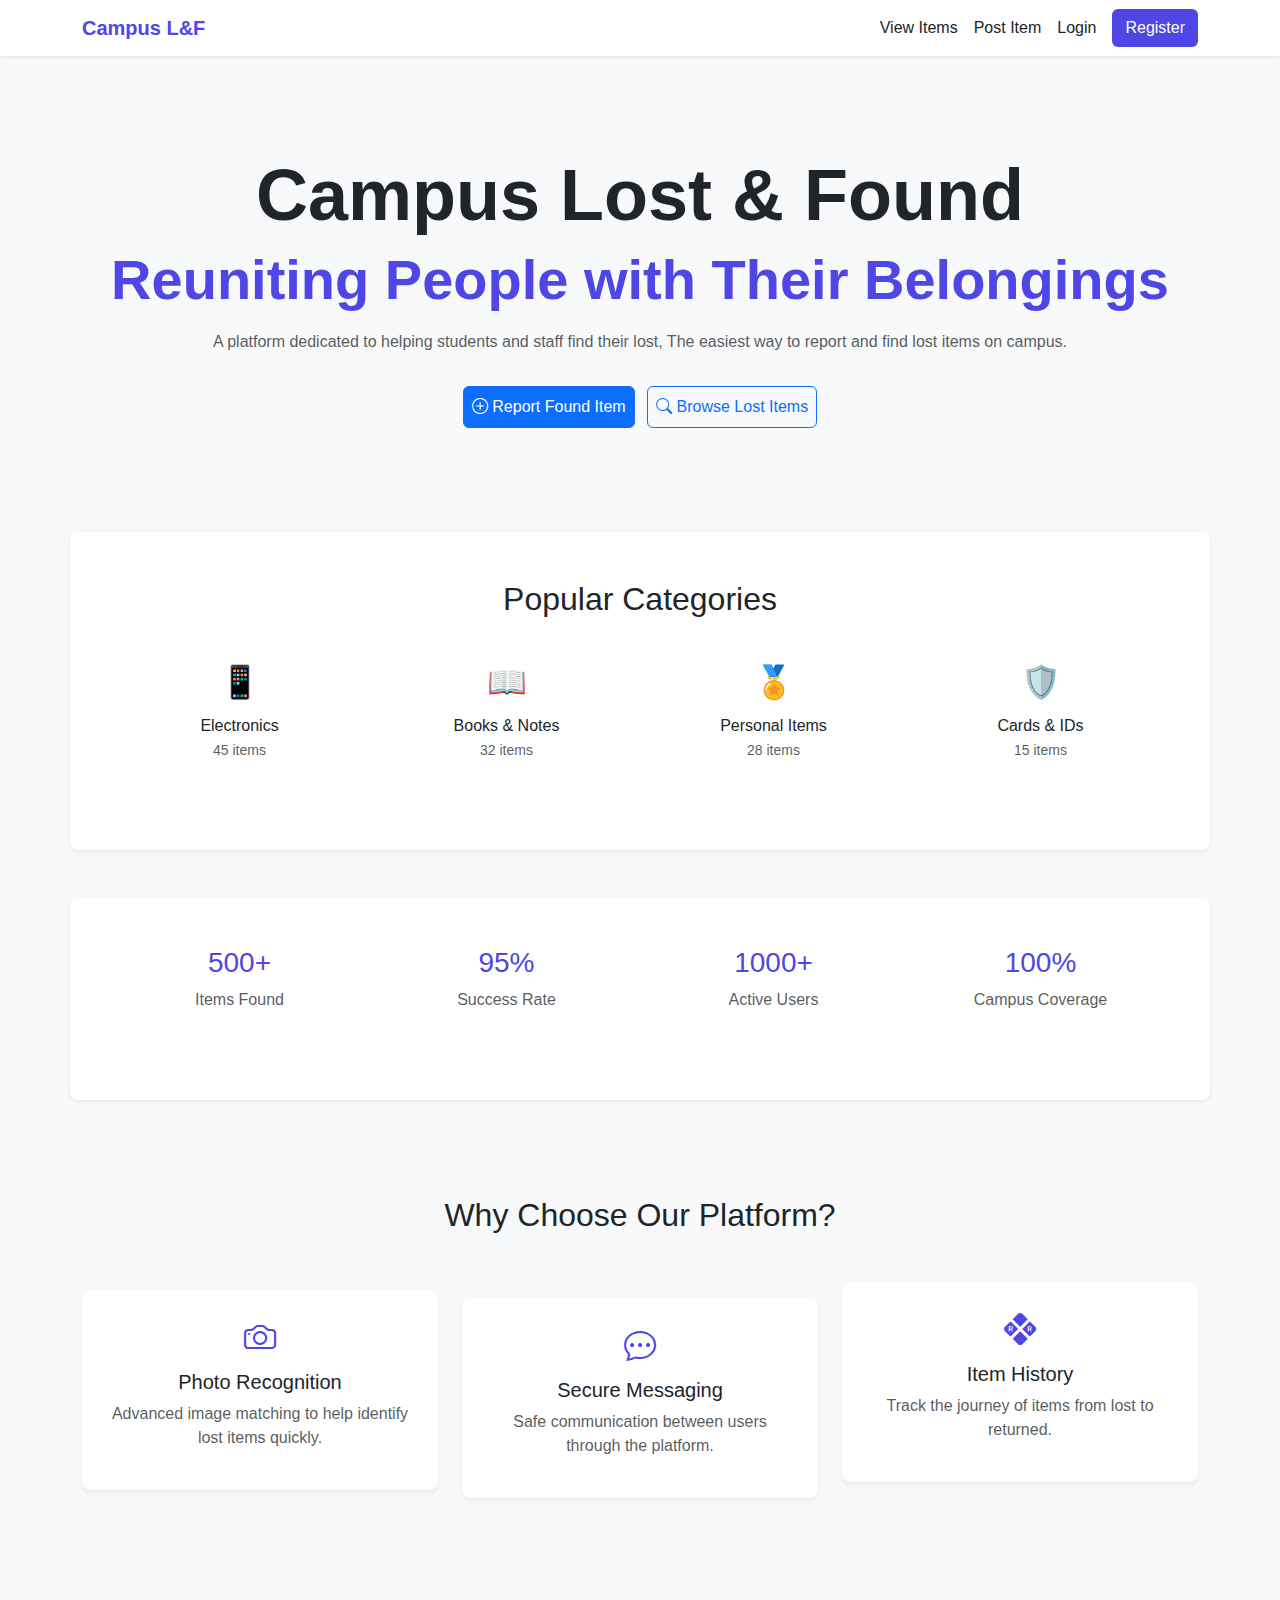
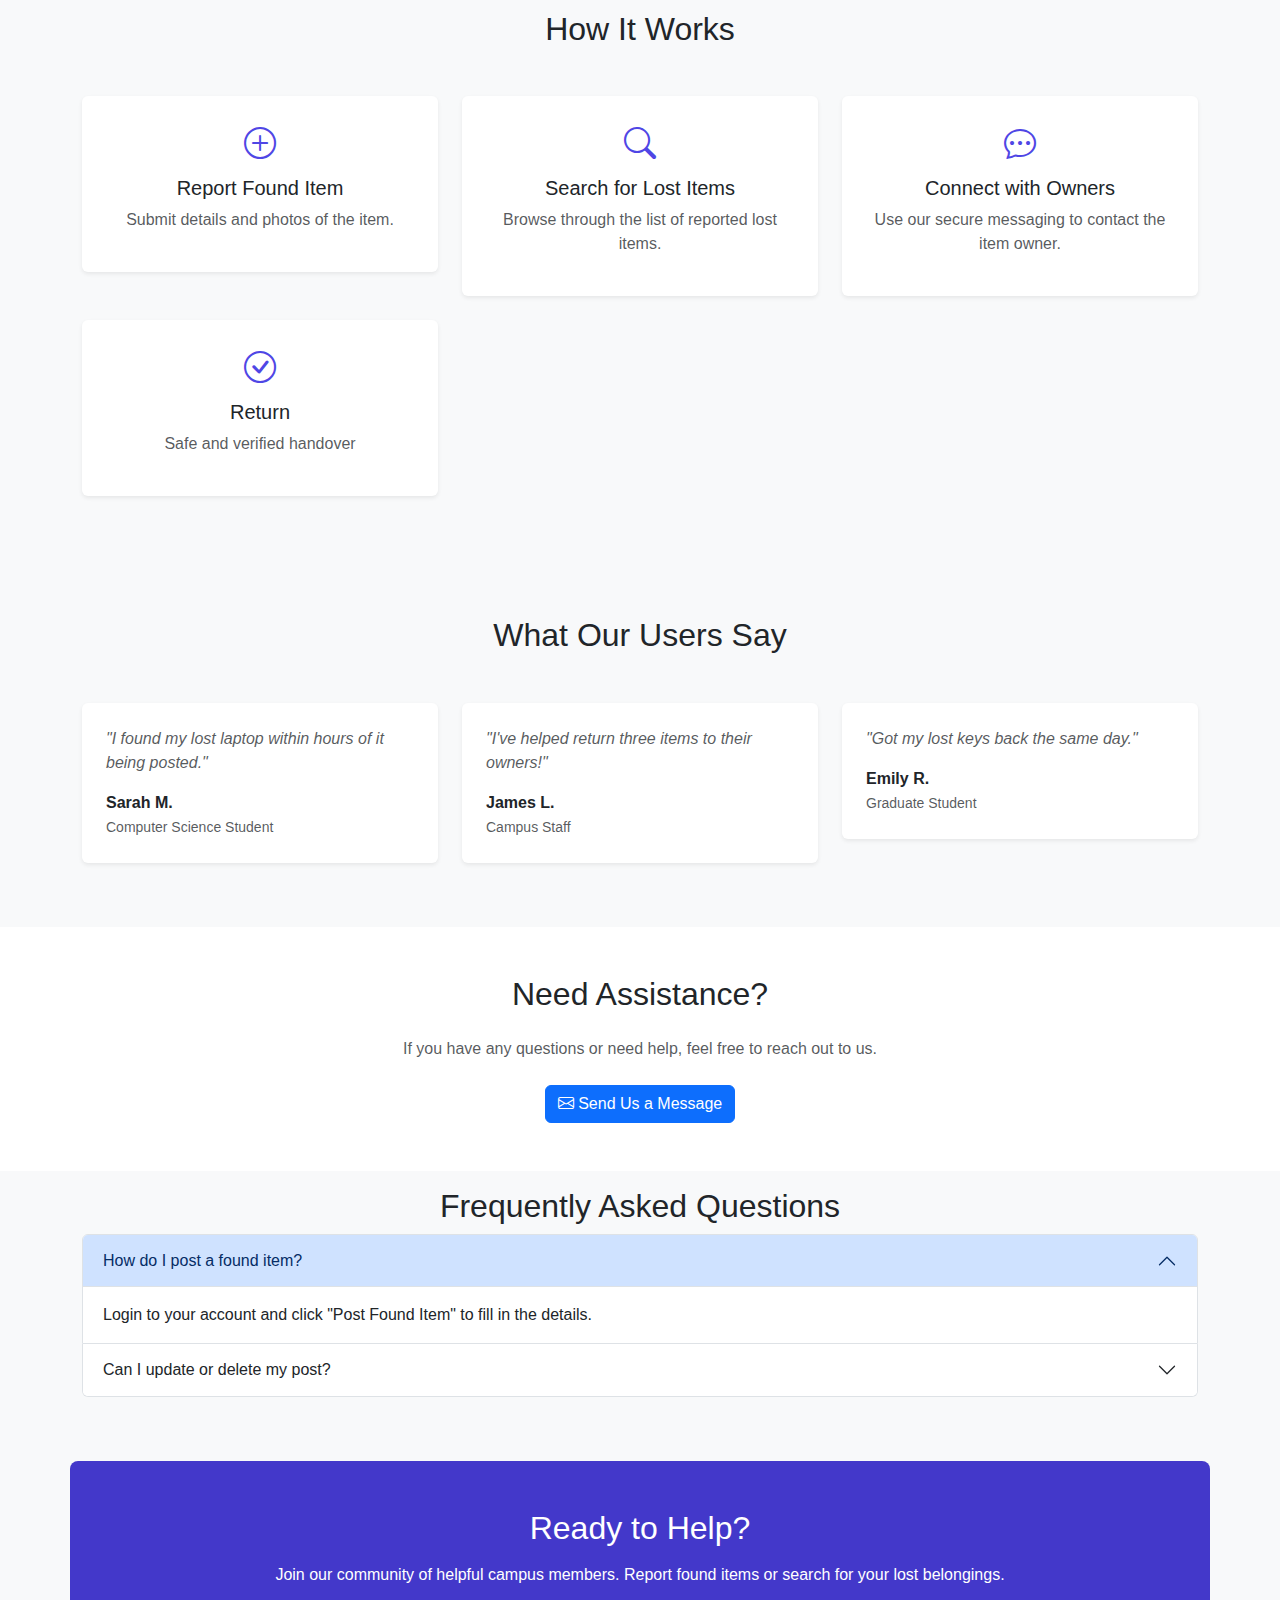
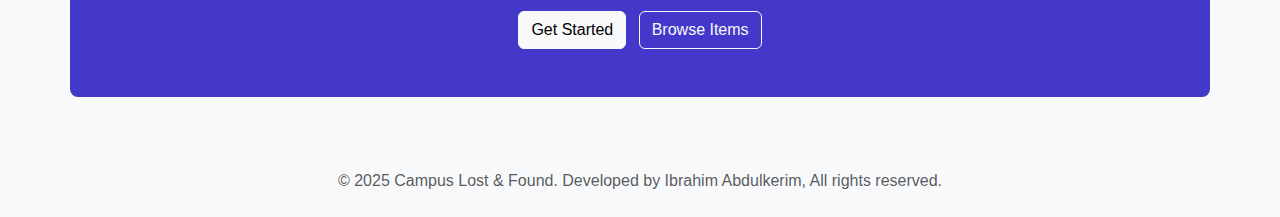
<file: index.html>
<!DOCTYPE html>
<html lang="en">
  <head>
    <meta charset="UTF-8" />
    <meta name="viewport" content="width=device-width, initial-scale=1.0" />
    <title>Campus Lost & Found</title>
    <link
      href="https://cdn.jsdelivr.net/npm/bootstrap@5.3.0/dist/css/bootstrap.min.css"
      rel="stylesheet"
    />
    <!--font awesome link-->
    <link
      rel="stylesheet"
      href="https://cdn.jsdelivr.net/npm/bootstrap-icons@1.10.5/font/bootstrap-icons.css"
    />
    <link rel="stylesheet" href="./frontend/styles/index.css" />
  </head>
  <body class="bg-light">
    <!-- Navbar -->
    <nav
      class="navbar navbar-expand-lg navbar-light bg-white shadow-sm text-left"
    >
      <div class="container">
        <a class="navbar-brand fw-bold text-indigo-600" href="#">Campus L&F</a>
        <button
          class="navbar-toggler"
          type="button"
          data-bs-toggle="collapse"
          data-bs-target="#navbarNav"
        >
          <span class="navbar-toggler-icon"></span>
        </button>
        <div class="collapse navbar-collapse" id="navbarNav">
          <ul class="navbar-nav ms-auto align-items-center">
            <li class="nav-item">
              <a class="nav-link text-dark" href="./frontend/pages/login.html"
                >View Items</a
              >
            </li>
            <li class="nav-item">
              <a class="nav-link text-dark" href="./frontend/pages/login.html"
                >Post Item</a
              >
            </li>
            <li class="nav-item">
              <a class="nav-link text-dark" href="./frontend/pages/login.html"
                >Login</a
              >
            </li>
            <li class="nav-item">
              <a
                class="btn bg-indigo-600 text-white ms-2 hover-bg-indigo-700"
                href="./frontend/pages/register.html"
                >Register</a
              >
            </li>
          </ul>
        </div>
      </div>
    </nav>

    <!-- Hero Section -->
    <section class="py-5 text-center my-5">
      <div class="container">
        <h1 class="display-2 fw-bold text-dark">Campus Lost & Found</h1>
        <span class="lead text-indigo-600 display-4 fw-bold">
          Reuniting People with Their Belongings
        </span>

        <p class="text-muted mb-4 mt-3">
          A platform dedicated to helping students and staff find their lost,
          The easiest way to report and find lost items on campus.
        </p>

        <a
          href="./frontend/pages/login.html"
          class="btn btn-primary p-2 py-2 my-2"
        >
          <i class="bi bi-plus-circle"></i>
          Report Found Item</a
        >
        <a
          href="./frontend/pages/login.html"
          class="btn btn-outline-primary p-2 py-2 ms-2 text-indigo-700"
        >
          <i class="bi bi-search"></i>
          Browse Lost Items
        </a>
      </div>
    </section>

    <!-- Categories -->
    <section class="bg-white rounded-3 shadow-sm p-5 mb-5 container">
      <h2 class="text-center mb-4">Popular Categories</h2>
      <div class="row text-center">
        <div class="col-md-3 col-6 mb-4">
          <div class="p-3 rounded hover-bg-indigo-50">
            <div class="text-indigo-600 fs-2 mb-2">📱</div>
            <div>Electronics</div>
            <small class="text-muted">45 items</small>
          </div>
        </div>
        <div class="col-md-3 col-6 mb-4">
          <div class="p-3 rounded hover-bg-indigo-50">
            <div class="text-indigo-600 fs-2 mb-2">📖</div>
            <div>Books & Notes</div>
            <small class="text-muted">32 items</small>
          </div>
        </div>
        <div class="col-md-3 col-6 mb-4">
          <div class="p-3 rounded hover-bg-indigo-50">
            <div class="text-indigo-600 fs-2 mb-2">🏅</div>
            <div>Personal Items</div>
            <small class="text-muted">28 items</small>
          </div>
        </div>
        <div class="col-md-3 col-6 mb-4">
          <div class="p-3 rounded hover-bg-indigo-50">
            <div class="text-indigo-600 fs-2 mb-2">🛡️</div>
            <div>Cards & IDs</div>
            <small class="text-muted">15 items</small>
          </div>
        </div>
      </div>
    </section>

    <!-- Stats -->
    <section class="bg-white rounded-3 shadow-sm p-5 mb-5 container">
      <div class="row text-center">
        <div class="col-md-3 col-6 mb-4">
          <h3 class="text-indigo-600">500+</h3>
          <p class="text-muted">Items Found</p>
        </div>
        <div class="col-md-3 col-6 mb-4">
          <h3 class="text-indigo-600">95%</h3>
          <p class="text-muted">Success Rate</p>
        </div>
        <div class="col-md-3 col-6 mb-4">
          <h3 class="text-indigo-600">1000+</h3>
          <p class="text-muted">Active Users</p>
        </div>
        <div class="col-md-3 col-6 mb-4">
          <h3 class="text-indigo-600">100%</h3>
          <p class="text-muted">Campus Coverage</p>
        </div>
      </div>
    </section>

    <!-- Features -->
    <section class="py-5 container">
      <h2 class="text-center mb-5">Why Choose Our Platform?</h2>
      <div class="row text-center">
        <div class="col-md-4 py-2">
          <div class="bg-white p-4 rounded-3 shadow-sm">
            <div class="text-indigo-600 fs-2 mb-2">
              <i class="bi bi-camera"></i>
            </div>
            <h5>Photo Recognition</h5>
            <p class="text-muted">
              Advanced image matching to help identify lost items quickly.
            </p>
          </div>
        </div>
        <div class="col-md-4 py-3">
          <div class="bg-white p-4 rounded-3 shadow-sm">
            <div class="text-indigo-600 fs-2 mb-2">
              <i class="bi bi-chat-dots"></i>
            </div>
            <h5>Secure Messaging</h5>
            <p class="text-muted">
              Safe communication between users through the platform.
            </p>
          </div>
        </div>
        <div class="col-md-4">
          <div class="bg-white p-4 rounded-3 shadow-sm">
            <div class="text-indigo-600 fs-2 mb-2">
              <i class="bi bi-sign-railroad-fill"></i>
            </div>
            <h5>Item History</h5>
            <p class="text-muted">
              Track the journey of items from lost to returned.
            </p>
          </div>
        </div>
      </div>
    </section>

    <!-- how it works -->
    <section>
      <div class="container py-5">
        <h2 class="text-center mb-5">How It Works</h2>
        <div class="row text-center">
          <div class="col-md-4 mb-4">
            <div class="bg-white p-4 rounded shadow-sm">
              <div class="text-indigo-600 fs-2 mb-2">
                <i class="bi bi-plus-circle"></i>
              </div>
              <h5>Report Found Item</h5>
              <p class="text-muted">Submit details and photos of the item.</p>
            </div>
          </div>
          <div class="col-md-4 mb-4">
            <div class="bg-white p-4 rounded shadow-sm">
              <div class="text-indigo-600 fs-2 mb-2">
                <i class="bi bi-search"></i>
              </div>
              <h5>Search for Lost Items</h5>
              <p class="text-muted">
                Browse through the list of reported lost items.
              </p>
            </div>
          </div>
          <div class="col-md-4 mb-4">
            <div class="bg-white p-4 rounded shadow-sm">
              <div class="text-indigo-600 fs-2 mb-2">
                <i class="bi bi-chat-dots"></i>
              </div>
              <h5>Connect with Owners</h5>
              <p class="text-muted">
                Use our secure messaging to contact the item owner.
              </p>
            </div>
          </div>
          <div class="col-md-4 mb-4">
            <div class="bg-white p-4 rounded shadow-sm">
              <div class="text-indigo-600 fs-2 mb-2">
                <i class="bi bi-check-circle"></i>
              </div>
              <h5>Return</h5>
              <p class="text-muted">Safe and verified handover</p>
            </div>
          </div>
        </div>
      </div>
    </section>

    <!-- Testimonials -->
    <section class="py-5 bg-light">
      <div class="container">
        <h2 class="text-center mb-5">What Our Users Say</h2>
        <div class="row">
          <div class="col-md-4 mb-3">
            <div class="bg-white p-4 rounded shadow-sm">
              <p class="fst-italic text-muted">
                "I found my lost laptop within hours of it being posted."
              </p>
              <p class="fw-bold mb-0">Sarah M.</p>
              <small class="text-muted">Computer Science Student</small>
            </div>
          </div>
          <div class="col-md-4 mb-3">
            <div class="bg-white p-4 rounded shadow-sm">
              <p class="fst-italic text-muted">
                "I've helped return three items to their owners!"
              </p>
              <p class="fw-bold mb-0">James L.</p>
              <small class="text-muted">Campus Staff</small>
            </div>
          </div>
          <div class="col-md-4 mb-3">
            <div class="bg-white p-4 rounded shadow-sm">
              <p class="fst-italic text-muted">
                "Got my lost keys back the same day."
              </p>
              <p class="fw-bold mb-0">Emily R.</p>
              <small class="text-muted">Graduate Student</small>
            </div>
          </div>
        </div>
      </div>
    </section>

    <!--contact info-->
    <section class="py-5 bg-white">
      <div class="container">
        <h2 class="text-center mb-4">Need Assistance?</h2>
        <p class="text-center text-muted mb-4">
          If you have any questions or need help, feel free to reach out to us.
        </p>
        <div class="text-center">
          <a href="mailto:admin@Campuslf.edu.com" class="btn btn-primary">
            <i class="bi bi-envelope"></i> Send Us a Message
          </a>
        </div>
      </div>
    </section>

    <!-- FAQ -->
    <section class="section py-3">
      <div class="container">
        <h2 class="section-title text-center">Frequently Asked Questions</h2>
        <div class="accordion" id="faqAccordion">
          <div class="accordion-item">
            <h2 class="accordion-header" id="headingOne">
              <button
                class="accordion-button"
                type="button"
                data-bs-toggle="collapse"
                data-bs-target="#collapseOne"
              >
                How do I post a found item?
              </button>
            </h2>
            <div id="collapseOne" class="accordion-collapse collapse show">
              <div class="accordion-body">
                Login to your account and click "Post Found Item" to fill in the
                details.
              </div>
            </div>
          </div>
          <div class="accordion-item">
            <h2 class="accordion-header" id="headingTwo">
              <button
                class="accordion-button collapsed"
                type="button"
                data-bs-toggle="collapse"
                data-bs-target="#collapseTwo"
              >
                Can I update or delete my post?
              </button>
            </h2>
            <div id="collapseTwo" class="accordion-collapse collapse">
              <div class="accordion-body">
                Yes, visit your dashboard to manage your posted items.
              </div>
            </div>
          </div>
        </div>
      </div>
    </section>
    <!-- CTA -->
    <section class="py-5">
      <div class="container bg-indigo-700 text-white text-center rounded-3 p-5">
        <h2 class="mb-3">Ready to Help?</h2>
        <p class="mb-4">
          Join our community of helpful campus members. Report found items or
          search for your lost belongings.
        </p>
        <a
          href="./frontend/pages/login.html"
          class="btn btn-light text-indigo-700 me-2"
          >Get Started</a
        >
        <a href="./frontend/pages/login.html" class="btn btn-outline-light"
          >Browse Items</a
        >
      </div>
    </section>
    <!--footer-->
    <footer class="footer text-center">
      <div class="container py-4 bg-light">
        <p class="text-muted mb-0">
          © 2025 Campus Lost & Found. Developed by Ibrahim Abdulkerim, All
          rights reserved.
        </p>
      </div>
    </footer>
    <script src="./frontend/script/index.js"></script>
    <script src="https://cdn.jsdelivr.net/npm/bootstrap@5.3.0/dist/js/bootstrap.bundle.min.js"></script>
  </body>
</html>
</file>
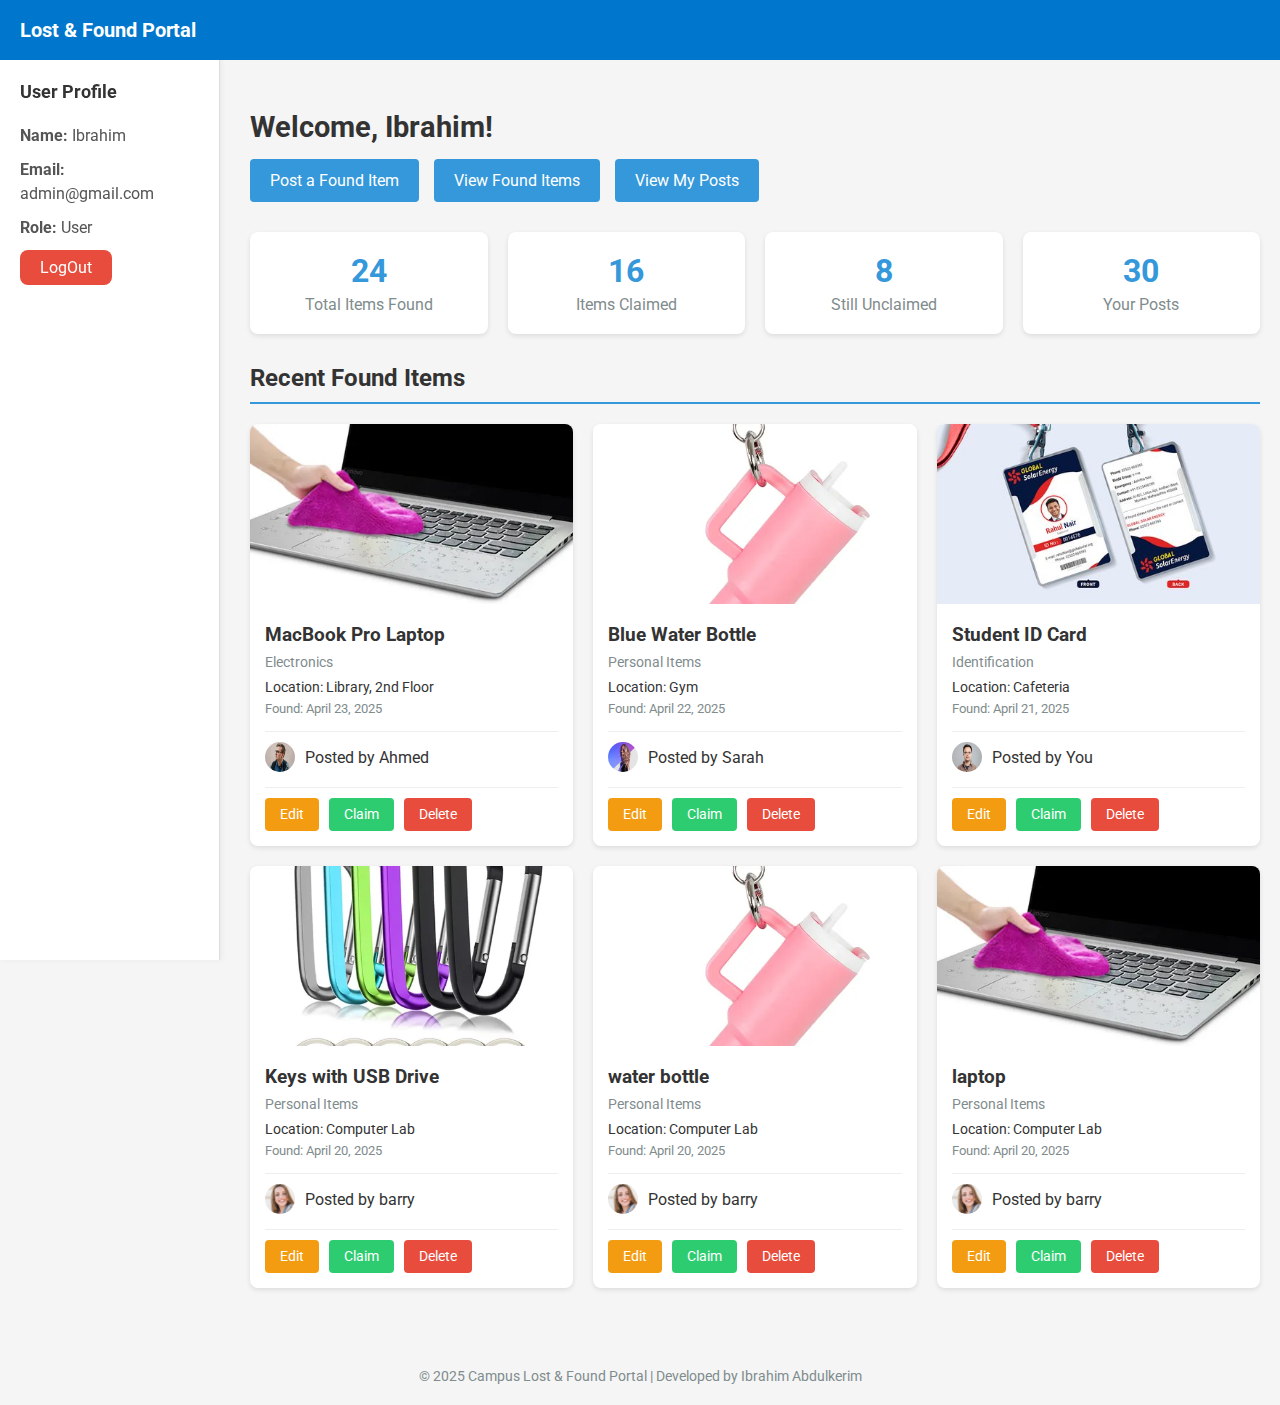
<file: frontend/pages/dashboard.html>
<!DOCTYPE html>
<html lang="en">
  <head>
    <meta charset="UTF-8" />
    <meta name="viewport" content="width=device-width, initial-scale=1.0" />
    <title>Campus Lost and Found Portal</title>
    <link rel="stylesheet" href="../styles/dashboard.css" />
  </head>
  <body>
    <div class="sidebar">
      <h3>User Profile</h3>
      <p><strong>Name:</strong> Ibrahim</p>
      <p><strong>Email:</strong> admin@gmail.com</p>
      <p class="user"><strong>Role:</strong> User</p>
      <button class="logout-btn">LogOut</button>
    </div>

    <div class="navbar">
      <h1>Lost & Found Portal</h1>
      <span class="toggle-btn" onclick="toggleSidebar()">☰</span>
    </div>

    <!--end of nav bar-->
    <div class="container">
      <div class="welcome-section">
        <h1 class="welcome-message">Welcome, Ibrahim!</h1>
        <div class="quick-actions">
          <a href="./post_item.html">
            <button class="action-btn">Post a Found Item</button>
          </a>
          <a href="./view_items.php">
            <button class="action-btn">View Found Items</button>
          </a>
          <button class="action-btn">View My Posts</button>
        </div>
      </div>

      <div class="stats-section">
        <div class="stat-card">
          <div class="stat-number">24</div>
          <div class="stat-label">Total Items Found</div>
        </div>
        <div class="stat-card">
          <div class="stat-number">16</div>
          <div class="stat-label">Items Claimed</div>
        </div>
        <div class="stat-card">
          <div class="stat-number">8</div>
          <div class="stat-label">Still Unclaimed</div>
        </div>
        <div class="stat-card">
          <div class="stat-number">30</div>
          <div class="stat-label">Your Posts</div>
        </div>
      </div>

      <h2 class="section-title">Recent Found Items</h2>
      <div class="items-grid">
        <div class="item-card">
          <img
            src="../assets/image/found_item_img/laptop.webp"
            alt="Laptop"
            class="item-image"
          />
          <div class="item-info">
            <h3 class="item-name">MacBook Pro Laptop</h3>
            <p class="item-category">Electronics</p>
            <p class="item-details">Location: Library, 2nd Floor</p>
            <p class="item-date">Found: April 23, 2025</p>
            <div class="user-info">
              <img
                src="../assets/image/profile_img/profile 2.webp"
                alt="User"
                class="user-avatar"
              />
              <span>Posted by Ahmed</span>
            </div>
            <div class="item-actions">
              <a href="./editItem.html">
                <button class="btn btn-edit">Edit</button>
              </a>
              <button
                class="btn btn-claim"
                onclick="return confirm('Are you sure you are the owner of this item?')"
              >
                Claim
              </button>
              <button
                class="btn btn-delete"
                onclick="return confirm('Are you sure you want to delete this item?')"
              >
                Delete
              </button>
            </div>
          </div>
        </div>

        <div class="item-card">
          <img
            src="../assets/image/found_item_img/water_bottle.webp"
            alt="Water Bottle"
            class="item-image"
          />
          <div class="item-info">
            <h3 class="item-name">Blue Water Bottle</h3>
            <p class="item-category">Personal Items</p>
            <p class="item-details">Location: Gym</p>
            <p class="item-date">Found: April 22, 2025</p>
            <div class="user-info">
              <img
                src="../assets/image/profile_img/profile 3.webp"
                alt="User"
                class="user-avatar"
              />
              <span>Posted by Sarah</span>
            </div>
            <div class="item-actions">
              <button class="btn btn-edit">Edit</button>
              <button
                class="btn btn-claim"
                onclick="return confirm('Are you sure you are the owner of this item?')"
              >
                Claim
              </button>
              <button
                class="btn btn-delete"
                onclick="return confirm('Are you sure you want to delete this item?')"
              >
                Delete
              </button>
            </div>
          </div>
        </div>

        <div class="item-card">
          <img
            src="../assets/image/found_item_img/id_card.jpg"
            alt="ID Card"
            class="item-image"
          />
          <div class="item-info">
            <h3 class="item-name">Student ID Card</h3>
            <p class="item-category">Identification</p>
            <p class="item-details">Location: Cafeteria</p>
            <p class="item-date">Found: April 21, 2025</p>
            <div class="user-info">
              <img
                src="../assets/image/profile_img/profile 4.webp"
                alt="User"
                class="user-avatar"
              />
              <span>Posted by You</span>
            </div>
            <div class="item-actions">
              <button class="btn btn-edit">Edit</button>
              <button class="btn btn-claim">Claim</button>
              <button
                class="btn btn-delete"
                onclick="return confirm('Are you sure you want to delete this item?')"
              >
                Delete
              </button>
            </div>
          </div>
        </div>

        <div class="item-card">
          <img
            src="../assets/image/found_item_img/keys.webp"
            alt="Keys"
            class="item-image"
          />
          <div class="item-info">
            <h3 class="item-name">Keys with USB Drive</h3>
            <p class="item-category">Personal Items</p>
            <p class="item-details">Location: Computer Lab</p>
            <p class="item-date">Found: April 20, 2025</p>
            <div class="user-info">
              <img
                src="../assets/image/profile_img/profile.webp"
                alt="User"
                class="user-avatar"
              />
              <span>Posted by barry</span>
            </div>
            <div class="item-actions">
              <button class="btn btn-edit">Edit</button>
              <button class="btn btn-claim">Claim</button>
              <button class="btn btn-delete">Delete</button>
            </div>
          </div>
        </div>
        <div class="item-card">
          <img
            src="../assets/image/found_item_img/water_bottle.webp"
            alt="Keys"
            class="item-image"
          />
          <div class="item-info">
            <h3 class="item-name">water bottle</h3>
            <p class="item-category">Personal Items</p>
            <p class="item-details">Location: Computer Lab</p>
            <p class="item-date">Found: April 20, 2025</p>
            <div class="user-info">
              <img
                src="../assets/image/profile_img/profile.webp"
                alt="User"
                class="user-avatar"
              />
              <span>Posted by barry</span>
            </div>
            <div class="item-actions">
              <button class="btn btn-edit">Edit</button>
              <button
                class="btn btn-claim"
                onclick="return confirm('Are you sure you you are the owner of this item?')"
              >
                Claim
              </button>
              <button
                class="btn btn-delete"
                onclick="return confirm('Are you sure you want to delete this item?')"
              >
                Delete
              </button>
            </div>
          </div>
        </div>
        <div class="item-card">
          <img
            src="../assets/image/found_item_img/laptop.webp"
            alt="Keys"
            class="item-image"
          />
          <div class="item-info">
            <h3 class="item-name">laptop</h3>
            <p class="item-category">Personal Items</p>
            <p class="item-details">Location: Computer Lab</p>
            <p class="item-date">Found: April 20, 2025</p>
            <div class="user-info">
              <img
                src="../assets/image/profile_img/profile.webp"
                alt="User"
                class="user-avatar"
              />
              <span>Posted by barry</span>
            </div>
            <div class="item-actions">
              <button class="btn btn-edit">Edit</button>
              <button
                class="btn btn-claim"
                onclick="return prompt('Are you sure you are the owner of this item?')"
              >
                Claim
              </button>
              <button
                class="btn btn-delete"
                onclick="return confirm('Are you sure you want to delete this item?')"
              >
                Delete
              </button>
            </div>
          </div>
        </div>
      </div>
    </div>

    <footer>
      <p>© 2025 Campus Lost & Found Portal | Developed by Ibrahim Abdulkerim</p>
    </footer>
    <script src="../script/dashboard.js"></script>
    <script>
      function toggleSidebar() {
        document.querySelector(".sidebar").classList.toggle("active");
      }
    </script>
  </body>
</html>
</file>
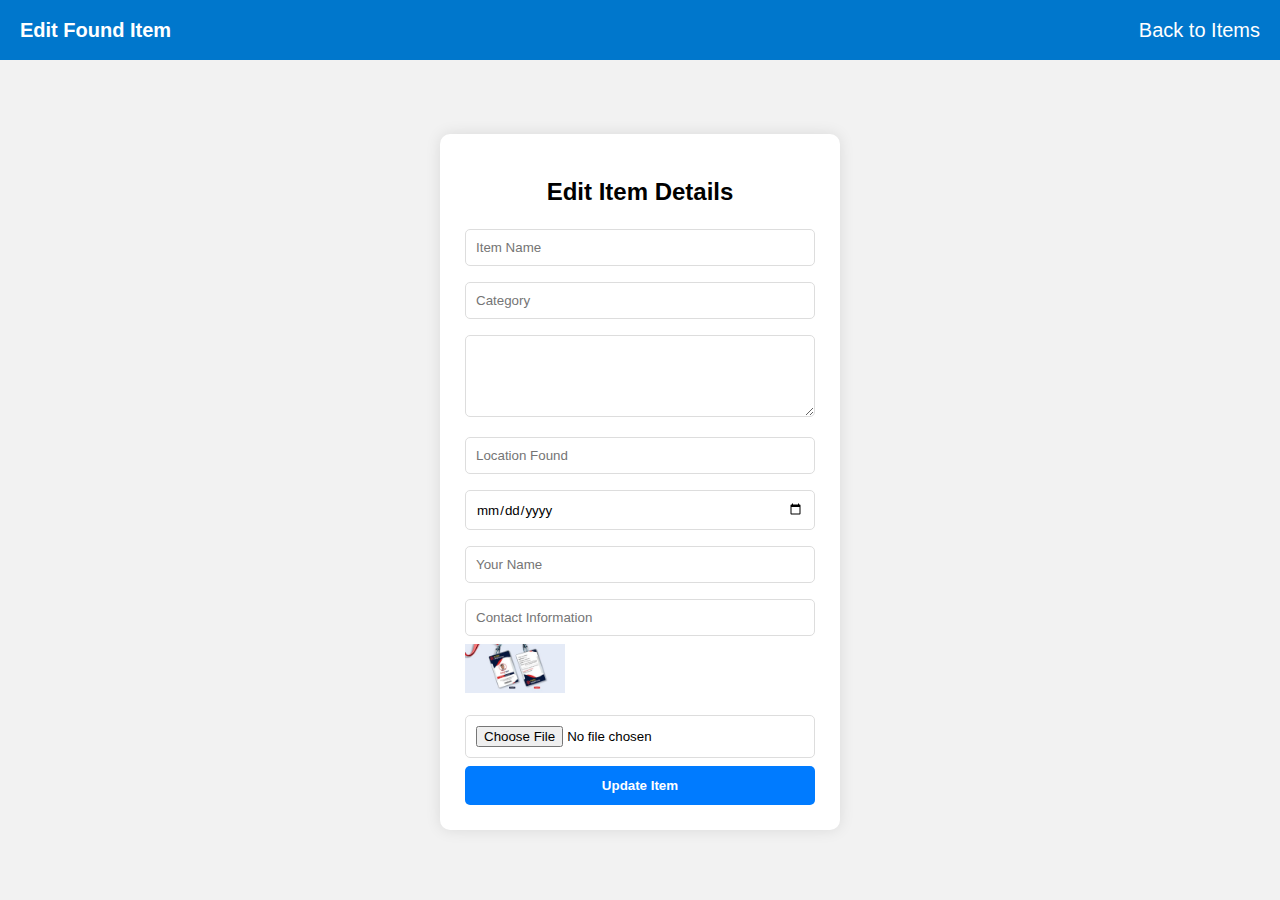
<file: frontend/pages/editItem.html>
<!DOCTYPE html>
<html lang="en">
  <head>
    <meta charset="UTF-8" />
    <title>Edit Found Item</title>
    <meta name="viewport" content="width=device-width, initial-scale=1.0" />
    <link rel="stylesheet" href="../styles/editItems.css" />
  </head>

  <body>
    <div class="navbar">
      <h1>Edit Found Item</h1>
      <span class="toggle_back"
        ><a href="./view_items.html"> Back to Items</a></span
      >
    </div>

    <div class="form-container">
      <h2>Edit Item Details</h2>
      <form method="POST">
        <input type="text" name="item_name" placeholder="Item Name" required />

        <input type="text" name="category" placeholder="Category" required />
        <textarea
          name="description"
          placeholder="Description"
          rows="4"
          required
        >
        </textarea>
        <input
          type="text"
          name="location_found"
          placeholder="Location Found"
          required
        />
        <input type="date" name="date_found" required />
        <input
          type="text"
          name="person_name"
          placeholder="Your Name"
          required
        />
        <input
          type="number"
          name="contact_info"
          placeholder="Contact Information"
          required
        />

        <!-- Existing Image -->

        <img
          src="../assets/image/found_item_img/id_card.jpg"
          alt="Current Image"
          style="width: 100px; height: auto; margin-bottom: 10px"
        />
        <input
          type="hidden"
          name="existing_image_path"
          value="<?php echo htmlspecialchars($item['image_path']); ?>"
        />

        <input type="file" name="image_path" />
        <button type="submit" name="postItem">Update Item</button>
      </form>
    </div>
  </body>
</html>
</file>
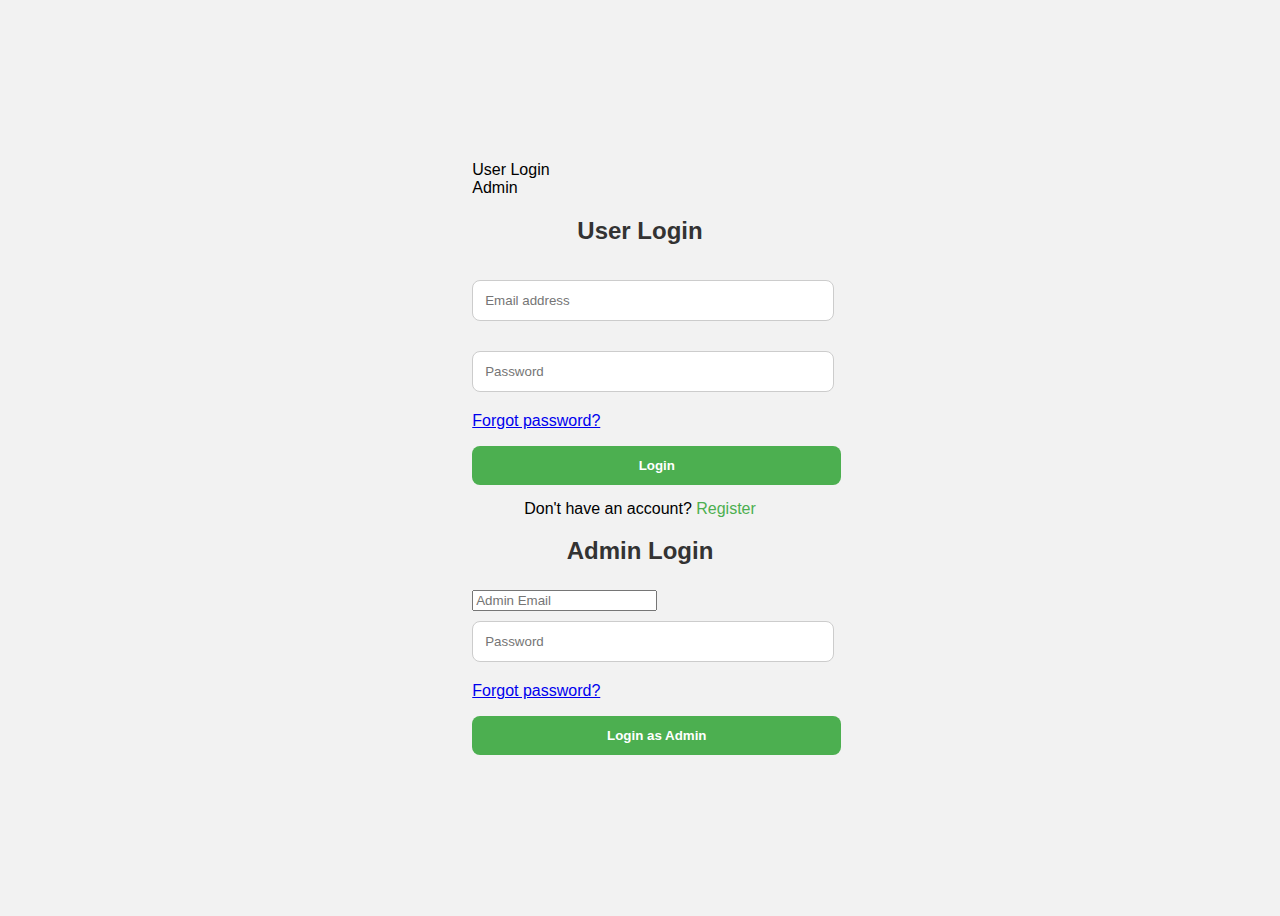
<file: frontend/pages/login.html>
<!DOCTYPE html>
<html lang="en">
  <head>
    <meta charset="UTF-8" />
    <meta name="viewport" content="width=device-width, initial-scale=1.0" />
    <link rel="stylesheet" href="../styles/login.css" />
    <title>Login Form with Admin Section</title>
  </head>
  <body>
    <div class="container">
      <div class="tabs">
        <div class="tab active" id="user-tab">User Login</div>
        <div class="tab" id="admin-tab">Admin</div>
      </div>
      <div class="form-container">
        <div class="form-section user-form active">
          <h2>User Login</h2>
          <form id="loginForm">
            <div class="input-group">
              <input
                type="email"
                id="userEmail"
                placeholder="Email address"
                required
              />
            </div>
            <div class="input-group">
              <input
                type="password"
                id="userPassword"
                placeholder="Password"
                required
              />
              <a href="#" class="forgot-password">Forgot password?</a>
            </div>
            <p id="popup" class="popup-message"></p>
            <button type="submit" id="submit">Login</button>
            <div class="register-link">
              Don't have an account?
              <a href="../pages/register.html">Register</a>
            </div>
          </form>
        </div>
        <div class="form-section admin-form">
          <h2>Admin Login</h2>
          <form id="admin-login-form">
            <div class="input-group">
              <input
                type="text"
                id="adminEmail"
                placeholder="Admin Email"
                required
              />
            </div>
            <div class="input-group">
              <input
                type="password"
                id="adminPassword"
                placeholder="Password"
                required
              />
              <a href="#" class="forgot-password">Forgot password?</a>
            </div>
            <p id="admin_popup_message" class="popup-message"></p>
            <button type="submit" id="adminloginbtn">Login as Admin</button>
          </form>
        </div>
      </div>
    </div>
    <script src="../script/login.js"></script>
    <script src="../script/adminlogin.js"></script>
  </body>
</html>
</file>
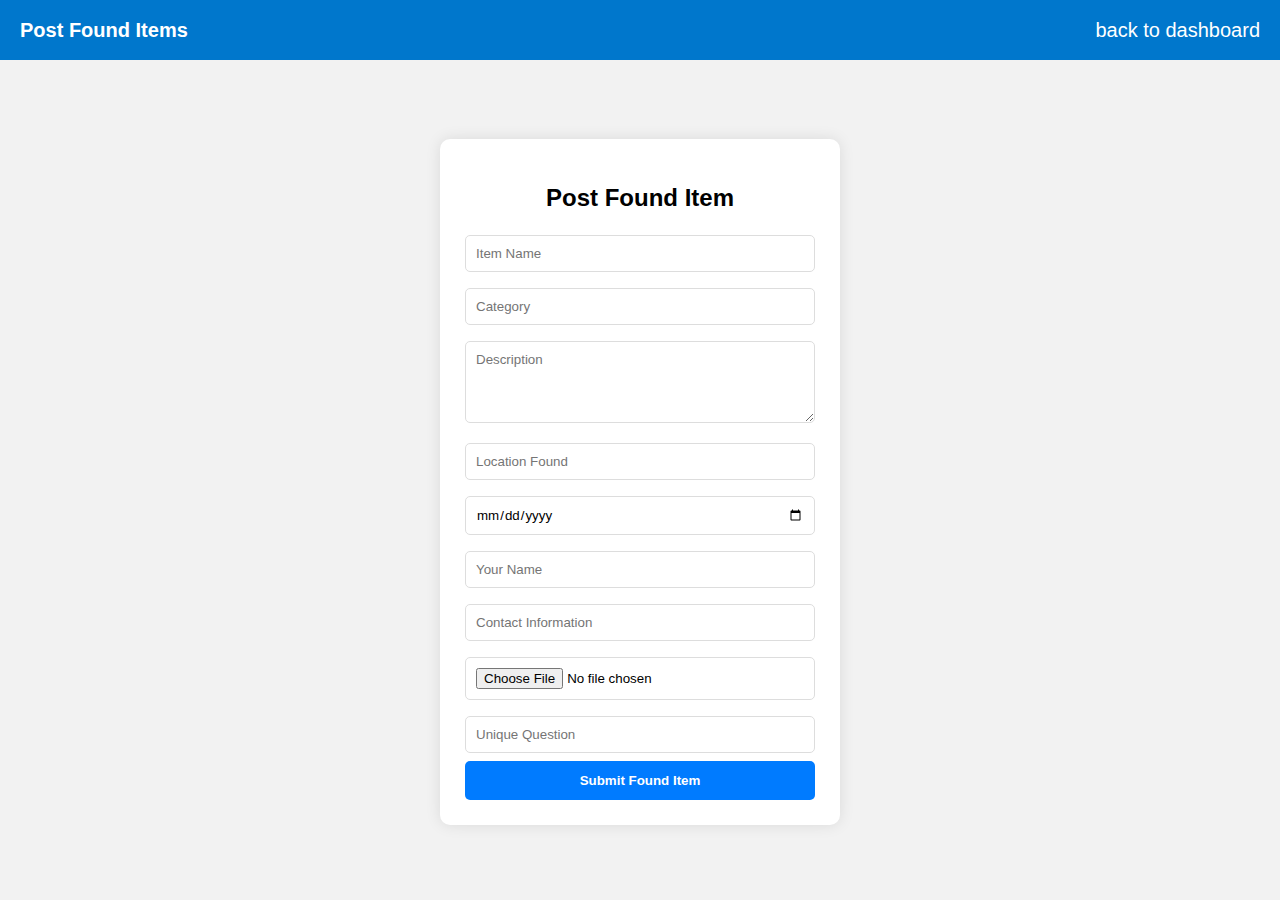
<file: frontend/pages/post_item.html>
<!DOCTYPE html>
<html lang="en">
  <head>
    <meta charset="UTF-8" />
    <title>Post Found Item</title>
    <meta name="viewport" content="width=device-width, initial-scale=1.0" />
    <link rel="stylesheet" href="../styles/post_item.css" />
    <!-- You can customize this CSS -->
  </head>

  <body>
    <div class="navbar">
      <h1>Post Found Items</h1>

      <span class="toggle_back"
        ><a href="./dashboard.html"> back to dashboard </a></span
      >
    </div>

    <div class="form-container">
      <h2>Post Found Item</h2>
      <form
        action="/server/routes/postItem.php"
        method="POST"
        enctype="multipart/form-data"
      >
        <input type="text" name="item_name" placeholder="Item Name" required />
        <input type="text" name="category" placeholder="Category" required />
        <textarea
          name="description"
          placeholder="Description"
          rows="4"
          required
        ></textarea>
        <input
          type="text"
          name="location_found"
          placeholder="Location Found"
          required
        />
        <input type="date" name="date_found" required />
        <input
          type="text"
          name="person_name"
          placeholder="Your Name"
          required
        />
        <input
          type="number"
          name="contact_info"
          placeholder="Contact Information"
          required
        />
        <input type="file" name="image_path" accept="image/*" />

        <!-- Unique Question field -->
        <input
          type="text"
          name="unique_question"
          placeholder="Unique Question"
          required
        />

        <button type="submit" name="postItem">Submit Found Item</button>
      </form>
    </div>
  </body>
</html>
</file>
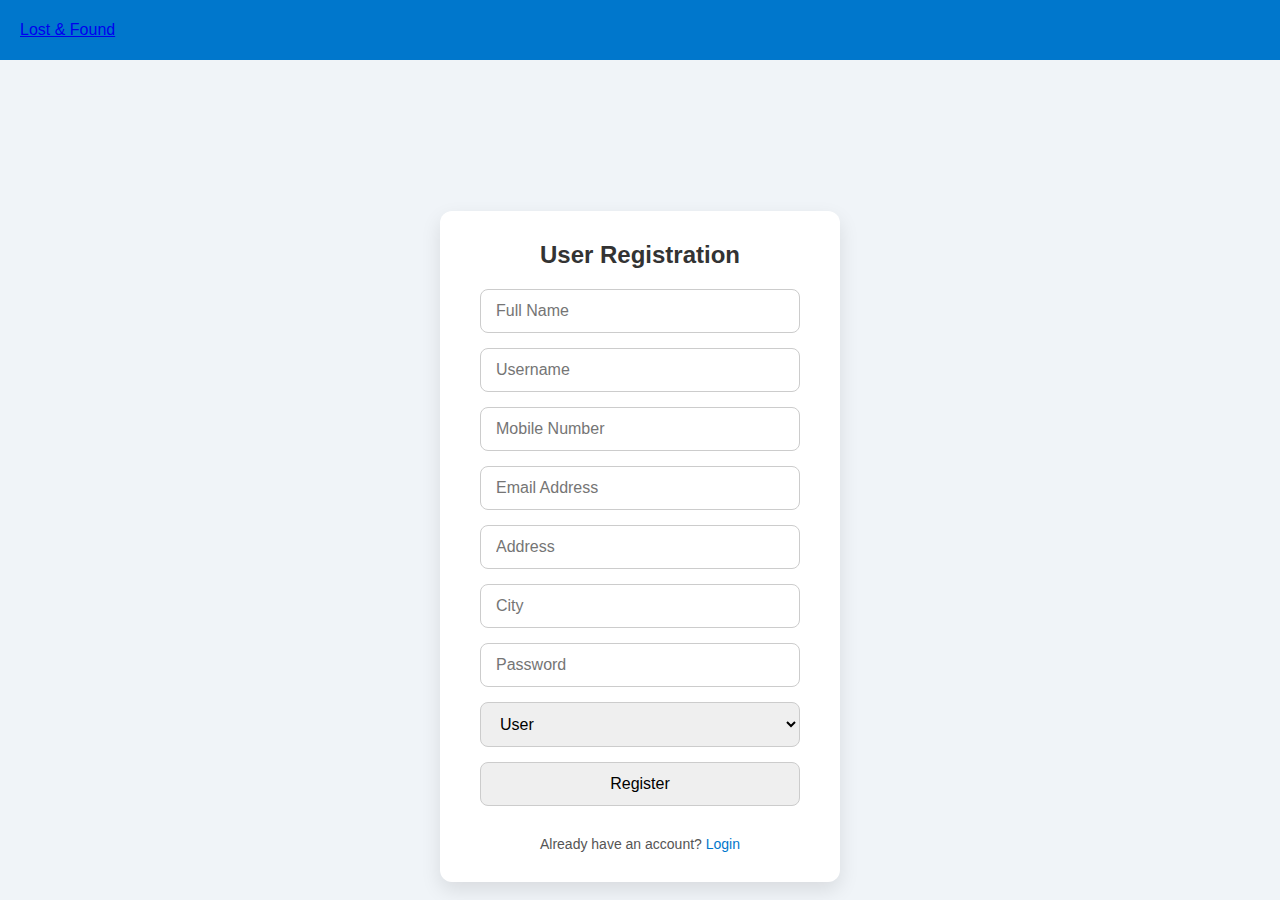
<file: frontend/pages/register.html>
<!DOCTYPE html>
<html lang="en">
  <head>
    <meta charset="UTF-8" />
    <meta name="viewport" content="width=device-width, initial-scale=1.0" />
    <meta http-equiv="X-UA-Compatible" content="ie=edge" />
    <title>Register - Lost & Found</title>
    <link rel="stylesheet" href="../styles/register.css" />
  </head>

  <body>
    <div class="navbar">
      <a href="../../index.html"
      <h1>Lost & Found</h1>
    </a>
      <span class="toggle_back"
        ><a href="/index.html">  </a></span
      >
    </div>
    <form action="../../server/routes/registerRoute.php" method="POST">
      <h2 style="text-align: center">User Registration</h2>

      <input type="text" name="fullName" placeholder="Full Name" required />
      <input type="text" name="userName" placeholder="Username" required />
      <input type="text" name="mobile" placeholder="Mobile Number" required />
      <input type="email" name="email" placeholder="Email Address" required />
      <input type="text" name="address" placeholder="Address" required />
      <input type="text" name="city" placeholder="City" required />
      <input type="password" name="password" placeholder="Password" required />

      <select name="role" required>
        <option value="user" selected>User</option>
        <option value="admin">Admin</option>
      </select>

      <input type="submit" name="register" value="Register" />
      <div class="login-link">
        Already have an account?
        <a href="/frontend/pages/login.html">Login</a>
      </div>
    </form>
  </body>
</html>
</file>
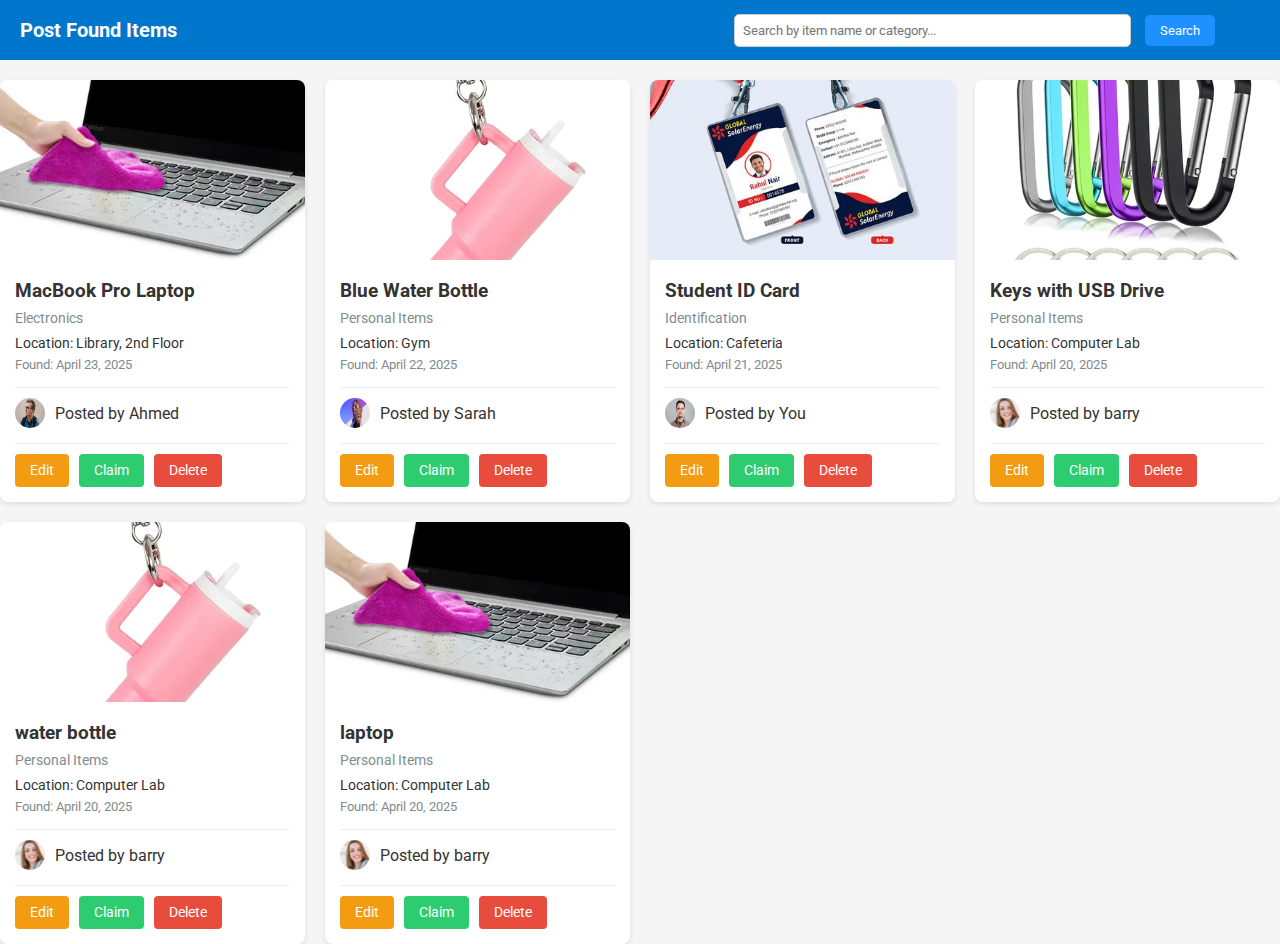
<file: frontend/pages/view_items.html>
<!DOCTYPE html>
<html lang="en">
  <head>
    <meta charset="UTF-8" />
    <meta name="viewport" content="width=device-width, initial-scale=1.0" />
    <link rel="stylesheet" href="../styles/view_items.css" />
    <title>view lost all lost items</title>
  </head>
  <body>
    <div class="navbar">
      <h1>Post Found Items</h1>
      <!-- Search Form -->
      <div class="search-bar">
          <input
            type="text"
            name="search"
            placeholder="Search by item name or category..."
          />
          <button type="submit">Search</button>
        </form>
      </div>
    </div>
    <div class="items-grid">
      <div class="item-card">
        <img
          src="../assets/image/found_item_img/laptop.webp"
          alt="Laptop"
          class="item-image"
        />
        <div class="item-info">
          <h3 class="item-name">MacBook Pro Laptop</h3>
          <p class="item-category">Electronics</p>
          <p class="item-details">Location: Library, 2nd Floor</p>
          <p class="item-date">Found: April 23, 2025</p>
          <div class="user-info">
            <img
              src="../assets/image/profile_img/profile 2.webp"
              alt="User"
              class="user-avatar"
            />
            <span>Posted by Ahmed</span>
          </div>
          <div class="item-actions">
            <button class="btn btn-edit">Edit</button>
            <button class="btn btn-claim">Claim</button>
            <button class="btn btn-delete">Delete</button>
          </div>
        </div>
      </div>

      <div class="item-card">
        <img
          src="../assets/image/found_item_img/water_bottle.webp"
          alt="Water Bottle"
          class="item-image"
        />
        <div class="item-info">
          <h3 class="item-name">Blue Water Bottle</h3>
          <p class="item-category">Personal Items</p>
          <p class="item-details">Location: Gym</p>
          <p class="item-date">Found: April 22, 2025</p>
          <div class="user-info">
            <img
              src="../assets/image/profile_img/profile 3.webp"
              alt="User"
              class="user-avatar"
            />
            <span>Posted by Sarah</span>
          </div>
          <div class="item-actions">
            <button class="btn btn-edit">Edit</button>
            <button class="btn btn-claim">Claim</button>
            <button class="btn btn-delete">Delete</button>
          </div>
        </div>
      </div>

      <div class="item-card">
        <img
          src="../assets/image/found_item_img/id_card.jpg"
          alt="ID Card"
          class="item-image"
        />
        <div class="item-info">
          <h3 class="item-name">Student ID Card</h3>
          <p class="item-category">Identification</p>
          <p class="item-details">Location: Cafeteria</p>
          <p class="item-date">Found: April 21, 2025</p>
          <div class="user-info">
            <img
              src="../assets/image/profile_img/profile 4.webp"
              alt="User"
              class="user-avatar"
            />
            <span>Posted by You</span>
          </div>
          <div class="item-actions">
            <button class="btn btn-edit">Edit</button>
            <button class="btn btn-claim">Claim</button>
            <button class="btn btn-delete">Delete</button>
          </div>
        </div>
      </div>

      <div class="item-card">
        <img
          src="../assets/image/found_item_img/keys.webp"
          alt="Keys"
          class="item-image"
        />
        <div class="item-info">
          <h3 class="item-name">Keys with USB Drive</h3>
          <p class="item-category">Personal Items</p>
          <p class="item-details">Location: Computer Lab</p>
          <p class="item-date">Found: April 20, 2025</p>
          <div class="user-info">
            <img
              src="../assets/image/profile_img/profile.webp"
              alt="User"
              class="user-avatar"
            />
            <span>Posted by barry</span>
          </div>
          <div class="item-actions">
            <button class="btn btn-edit">Edit</button>
            <button class="btn btn-claim">Claim</button>
            <button class="btn btn-delete">Delete</button>
          </div>
        </div>
      </div>
      <div class="item-card">
        <img
          src="../assets/image/found_item_img/water_bottle.webp"
          alt="Keys"
          class="item-image"
        />
        <div class="item-info">
          <h3 class="item-name">water bottle</h3>
          <p class="item-category">Personal Items</p>
          <p class="item-details">Location: Computer Lab</p>
          <p class="item-date">Found: April 20, 2025</p>
          <div class="user-info">
            <img
              src="../assets/image/profile_img/profile.webp"
              alt="User"
              class="user-avatar"
            />
            <span>Posted by barry</span>
          </div>
          <div class="item-actions">
            <button class="btn btn-edit">Edit</button>
            <button class="btn btn-claim">Claim</button>
            <button class="btn btn-delete">Delete</button>
          </div>
        </div>
      </div>
      <div class="item-card">
        <img
          src="../assets/image/found_item_img/laptop.webp"
          alt="Keys"
          class="item-image"
        />
        <div class="item-info">
          <h3 class="item-name">laptop</h3>
          <p class="item-category">Personal Items</p>
          <p class="item-details">Location: Computer Lab</p>
          <p class="item-date">Found: April 20, 2025</p>
          <div class="user-info">
            <img
              src="../assets/image/profile_img/profile.webp"
              alt="User"
              class="user-avatar"
            />
            <span>Posted by barry</span>
          </div>
          <div class="item-actions">
            <button class="btn btn-edit">Edit</button>
            <button class="btn btn-claim">Claim</button>
            <button class="btn btn-delete">Delete</button>
          </div>
        </div>
      </div>
    </div>
  </body>
</html>
</file>
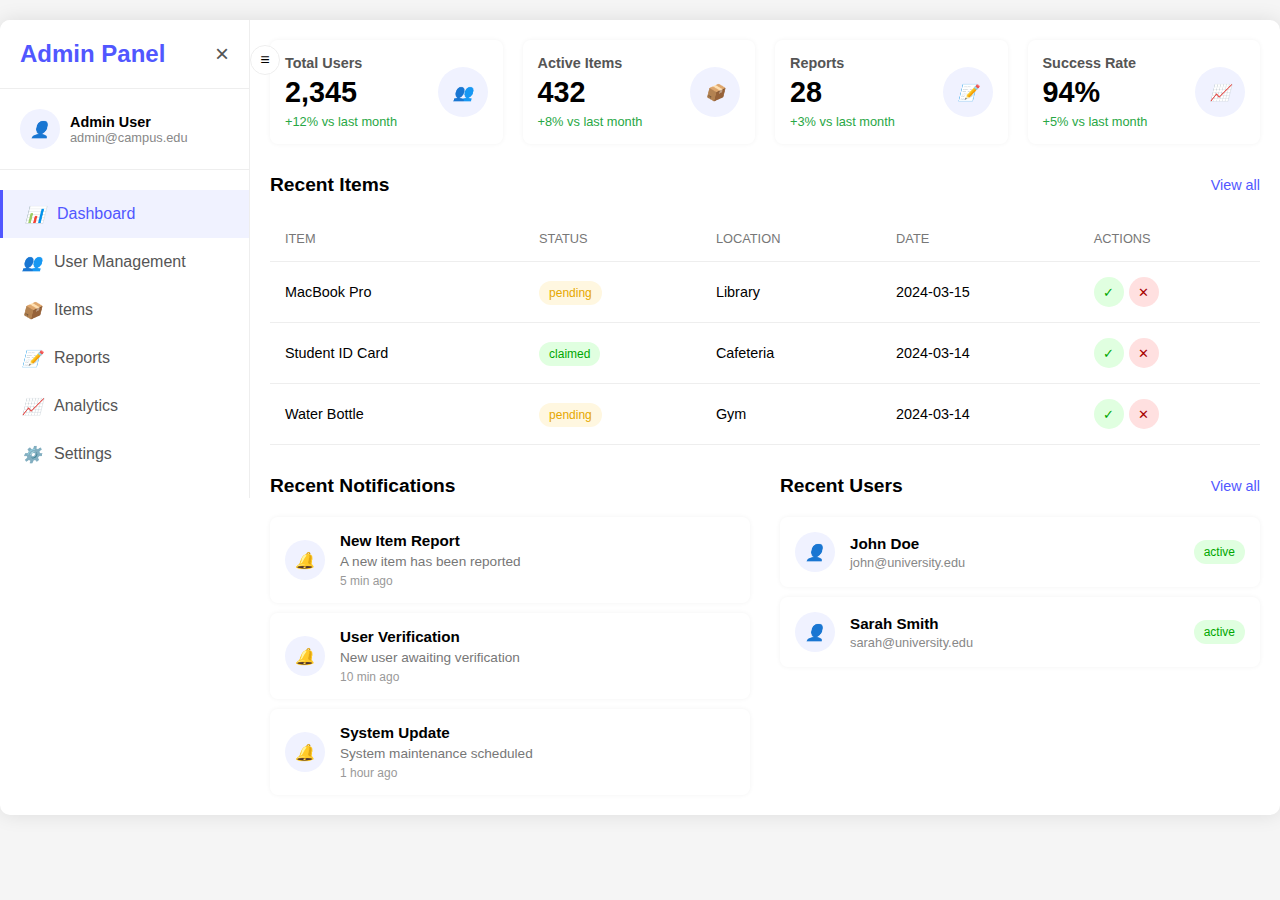
<file: frontend/pages/adminDashboard/pages/adminDashboard.html>
<!DOCTYPE html>
<html lang="en">
  <head>
    <meta charset="UTF-8" />
    <meta name="viewport" content="width=device-width, initial-scale=1.0" />
    <link rel="stylesheet" href="../styles/adminDashboard.css" />
    <title>Admin Dashboard</title>
  </head>
  <body>
    <div class="container">
      <!-- Sidebar -->
      <div class="sidebar" id="sidebar">
        <div class="sidebar-header">
          <h2>Admin Panel</h2>
          <button class="close-btn" id="closeBtn">×</button>
        </div>
        <div class="user-info">
          <div class="user-avatar">
            <i>👤</i>
          </div>
          <div class="user-details">
            <h3>Admin User</h3>
            <p>admin@campus.edu</p>
          </div>
        </div>
        <div class="nav-menu">
          <a href="#" class="nav-item active">
            <i>📊</i>
            Dashboard
          </a>
          <a href="#" class="nav-item">
            <i>👥</i>
            User Management
          </a>
          <a href="#" class="nav-item">
            <i>📦</i>
            Items
          </a>
          <a href="#" class="nav-item">
            <i>📝</i>
            Reports
          </a>
          <a href="#" class="nav-item">
            <i>📈</i>
            Analytics
          </a>
          <a href="#" class="nav-item">
            <i>⚙️</i>
            Settings
          </a>
        </div>
      </div>

      <!-- Toggle sidebar button -->
      <div class="toggle-btn" id="toggleBtn">
        <i>≡</i>
      </div>

      <!-- Main content -->
      <div class="main-content">
        <!-- Stats cards -->
        <div class="stats-container">
          <div class="stat-card">
            <div class="stat-info">
              <h3>Total Users</h3>
              <h2>2,345</h2>
              <div class="stat-change">+12% vs last month</div>
            </div>
            <div class="stat-icon">
              <i>👥</i>
            </div>
          </div>
          <div class="stat-card">
            <div class="stat-info">
              <h3>Active Items</h3>
              <h2>432</h2>
              <div class="stat-change">+8% vs last month</div>
            </div>
            <div class="stat-icon">
              <i>📦</i>
            </div>
          </div>
          <div class="stat-card">
            <div class="stat-info">
              <h3>Reports</h3>
              <h2>28</h2>
              <div class="stat-change">+3% vs last month</div>
            </div>
            <div class="stat-icon">
              <i>📝</i>
            </div>
          </div>
          <div class="stat-card">
            <div class="stat-info">
              <h3>Success Rate</h3>
              <h2>94%</h2>
              <div class="stat-change">+5% vs last month</div>
            </div>
            <div class="stat-icon">
              <i>📈</i>
            </div>
          </div>
        </div>

        <!-- Recent items table -->
        <div class="section-header">
          <h2 class="section-title">Recent Items</h2>
          <a href="#" class="view-all">View all</a>
        </div>
        <table class="items-table">
          <thead>
            <tr>
              <th>ITEM</th>
              <th>STATUS</th>
              <th>LOCATION</th>
              <th>DATE</th>
              <th>ACTIONS</th>
            </tr>
          </thead>
          <tbody>
            <tr>
              <td>MacBook Pro</td>
              <td><span class="status-badge status-pending">pending</span></td>
              <td>Library</td>
              <td>2024-03-15</td>
              <td>
                <div class="action-btns">
                  <button class="action-btn approve-btn">✓</button>
                  <button class="action-btn reject-btn">✕</button>
                </div>
              </td>
            </tr>
            <tr>
              <td>Student ID Card</td>
              <td><span class="status-badge status-claimed">claimed</span></td>
              <td>Cafeteria</td>
              <td>2024-03-14</td>
              <td>
                <div class="action-btns">
                  <button class="action-btn approve-btn">✓</button>
                  <button class="action-btn reject-btn">✕</button>
                </div>
              </td>
            </tr>
            <tr>
              <td>Water Bottle</td>
              <td><span class="status-badge status-pending">pending</span></td>
              <td>Gym</td>
              <td>2024-03-14</td>
              <td>
                <div class="action-btns">
                  <button class="action-btn approve-btn">✓</button>
                  <button class="action-btn reject-btn">✕</button>
                </div>
              </td>
            </tr>
          </tbody>
        </table>

        <!-- Content grid with notifications and users -->
        <div class="content-grid">
          <!-- Notifications section -->
          <div>
            <div class="section-header">
              <h2 class="section-title">Recent Notifications</h2>
            </div>
            <div class="notification-list">
              <div class="notification-item">
                <div class="notification-icon">
                  <i>🔔</i>
                </div>
                <div class="notification-info">
                  <h4>New Item Report</h4>
                  <p>A new item has been reported</p>
                  <div class="notification-time">5 min ago</div>
                </div>
              </div>
              <div class="notification-item">
                <div class="notification-icon">
                  <i>🔔</i>
                </div>
                <div class="notification-info">
                  <h4>User Verification</h4>
                  <p>New user awaiting verification</p>
                  <div class="notification-time">10 min ago</div>
                </div>
              </div>
              <div class="notification-item">
                <div class="notification-icon">
                  <i>🔔</i>
                </div>
                <div class="notification-info">
                  <h4>System Update</h4>
                  <p>System maintenance scheduled</p>
                  <div class="notification-time">1 hour ago</div>
                </div>
              </div>
            </div>
          </div>

          <!-- Recent users section -->
          <div>
            <div class="section-header">
              <h2 class="section-title">Recent Users</h2>
              <a href="#" class="view-all">View all</a>
            </div>
            <div class="users-list">
              <div class="user-item">
                <div class="user-avatar-sm">
                  <i>👤</i>
                </div>
                <div class="user-info-sm">
                  <h4>John Doe</h4>
                  <p>john@university.edu</p>
                </div>
                <span class="user-status">active</span>
              </div>
              <div class="user-item">
                <div class="user-avatar-sm">
                  <i>👤</i>
                </div>
                <div class="user-info-sm">
                  <h4>Sarah Smith</h4>
                  <p>sarah@university.edu</p>
                </div>
                <span class="user-status">active</span>
              </div>
            </div>
          </div>
        </div>
      </div>
    </div>
    <script src="../script/adminDashboard.js"></script>
  </body>
</html>
</file>
<file: frontend/styles/index.css>
.text-indigo-600 {
  color: #4f46e5;
}
.bg-indigo-600 {
  background-color: #4f46e5;
}
.bg-indigo-700 {
  background-color: #4338ca;
}
.bg-indigo-100 {
  background-color: #e0e7ff;
}
.hover-bg-indigo-700:hover {
  background-color: #4338ca !important;
}
.hover-bg-indigo-50:hover {
  background-color: #eef2ff !important;
}
.hover-bg-indigo-600:hover {
  background-color: #4f46e5 !important;
}
@import url("https://fonts.googleapis.com/css2?family=Roboto:wght@400;500;700&display=swap");

body {
  font-family: "Roboto", sans-serif;
}
</file>
<file: frontend/styles/dashboard.css>
@import url("https://fonts.googleapis.com/css2?family=Roboto:wght@400;500;700&display=swap");

* {
  margin: 0;
  padding: 0;
  box-sizing: border-box;
  font-family: "Roboto", sans-serif;
}

body {
  background-color: #f5f5f5;
  color: #333;
}

.container {
  max-width: 1200px;
  margin: 0 auto;
  padding: 20px;
  margin-top: 60px;
  margin-left: 230px;
  transition: margin-left 0.3s ease;
}

header {
  background-color: #2c3e50;
  color: white;
  padding: 15px 0;
  box-shadow: 0 2px 5px rgba(0, 0, 0, 0.1);
}

/* Sidebar styles */
.navbar {
  position: fixed;
  top: 0;
  left: 0;
  right: 0;
  height: 60px;
  background-color: #0077cc;
  color: #fff;
  display: flex;
  align-items: center;
  padding: 0 20px;
  z-index: 1000;
  justify-content: space-between;
}

.navbar h1 {
  font-size: 20px;
}

.toggle-btn {
  display: none;
  font-size: 24px;
  cursor: pointer;
}

.sidebar {
  position: fixed;
  top: 60px;
  left: 0;
  width: 220px;
  height: 100%;
  background-color: #ffffff;
  padding: 20px;
  border-right: 1px solid #ddd;
  box-shadow: 2px 0 5px rgba(0, 0, 0, 0.05);
  transition: transform 0.3s ease;
  z-index: 999;
  line-height: 24px;
}

.sidebar h3 {
  margin-bottom: 20px;
  color: #333;
  font-size: 18px;
}

.sidebar p {
  margin-bottom: 10px;
  color: #555;
}

.logout-btn {
  background-color: #e74c3c;
  color: #fff;
  padding: 8px 20px;
  border: none;
  border-radius: 8px;
  cursor: pointer;
  font-size: 16px;
  transition: background-color 0.3s ease;
  width: fit-content;
}

.logout-btn:hover {
  background-color: #c0392b;
}
/* Sidebar end */

.welcome-section {
  margin: 30px 0;
}

.welcome-message {
  font-size: 1.8rem;
  margin-bottom: 15px;
}

.quick-actions {
  display: flex;
  flex-wrap: wrap;
  gap: 15px;
  margin-bottom: 30px;
}

.action-btn {
  background-color: #3498db;
  color: white;
  border: none;
  padding: 12px 20px;
  border-radius: 4px;
  cursor: pointer;
  font-size: 1rem;
  transition: background-color 0.3s;
}

.action-btn:hover {
  background-color: #2980b9;
}

.section-title {
  font-size: 1.5rem;
  margin-bottom: 20px;
  padding-bottom: 10px;
  border-bottom: 2px solid #3498db;
}

.stats-section {
  display: grid;
  grid-template-columns: repeat(auto-fit, minmax(200px, 1fr));
  gap: 20px;
  margin-bottom: 30px;
}

.stat-card {
  background-color: white;
  padding: 20px;
  border-radius: 8px;
  box-shadow: 0 2px 5px rgba(0, 0, 0, 0.1);
  display: flex;
  flex-direction: column;
  align-items: center;
  text-align: center;
}

.stat-number {
  font-size: 2rem;
  font-weight: bold;
  color: #3498db;
  margin-bottom: 5px;
}

.stat-label {
  color: #7f8c8d;
}

.items-grid {
  display: grid;
  grid-template-columns: repeat(auto-fill, minmax(280px, 1fr));
  gap: 20px;
}

.item-card {
  background-color: white;
  border-radius: 8px;
  overflow: hidden;
  box-shadow: 0 2px 5px rgba(0, 0, 0, 0.1);
  transition: transform 0.3s, box-shadow 0.3s;
}

.item-card:hover {
  transform: translateY(-5px);
  box-shadow: 0 5px 15px rgba(0, 0, 0, 0.1);
}

.item-image {
  height: 180px;
  width: 100%;
  object-fit: cover;
}

.item-info {
  padding: 15px;
}

.item-name {
  font-size: 1.2rem;
  margin-bottom: 8px;
}

.item-category {
  font-size: 0.9rem;
  color: #7f8c8d;
  margin-bottom: 8px;
}

.item-details {
  font-size: 0.9rem;
  margin-bottom: 5px;
}

.item-date {
  color: #7f8c8d;
  font-size: 0.8rem;
}

.user-info {
  display: flex;
  align-items: center;
  margin-top: 15px;
  padding-top: 10px;
  border-top: 1px solid #eee;
}

.user-avatar {
  width: 30px;
  height: 30px;
  border-radius: 50%;
  margin-right: 10px;
}

.item-actions {
  display: flex;
  gap: 10px;
  margin-top: 15px;
  padding-top: 10px;
  border-top: 1px solid #eee;
}

.btn {
  padding: 8px 15px;
  border-radius: 4px;
  border: none;
  cursor: pointer;
  font-size: 0.9rem;
  transition: all 0.2s;
}

.btn-edit {
  background-color: #f39c12;
  color: white;
}

.btn-edit:hover {
  background-color: #e67e22;
}

.btn-claim {
  background-color: #2ecc71;
  color: white;
}

.btn-claim:hover {
  background-color: #27ae60;
}

.btn-delete {
  background-color: #e74c3c;
  color: white;
}

.btn-delete:hover {
  background-color: #c0392b;
}

footer {
  margin-top: 40px;
  padding: 20px 0;
  text-align: center;
  color: #7f8c8d;
  font-size: 0.9rem;
}

/* Mobile responsive styles */
@media (max-width: 768px) {
  .toggle-btn {
    display: block;
  }

  .sidebar {
    transform: translateX(-100%);
  }

  .sidebar.active {
    transform: translateX(0);
  }
  .container {
    margin-left: 0;
    padding: 20px;
  }

  .welcome-message {
    font-size: 1.5rem;
  }

  .quick-actions {
    flex-direction: column;
  }

  .action-btn {
    width: 100%;
  }

  .stats-section {
    grid-template-columns: repeat(2, 1fr);
  }

  .items-grid {
    grid-template-columns: 1fr;
  }

  .item-actions {
    flex-wrap: wrap;
  }

  .btn {
    flex: 1;
    text-align: center;
  }
}

@media (max-width: 480px) {
  .container {
    padding: 15px;
  }

  .stats-section {
    grid-template-columns: 1fr;
  }

  .welcome-message {
    font-size: 1.3rem;
  }
}
</file>
<file: frontend/styles/editItems.css>
body {
  font-family: Arial, sans-serif;
  margin: 0;
  background: #f2f2f2;
  display: flex;
  justify-content: center;
  align-items: center;
  min-height: 100vh;
}
* {
  box-sizing: border-box;
  font-family: "Segoe UI", Tahoma, Geneva, Verdana, sans-serif;
}
.navbar {
  position: fixed;
  top: 0;
  left: 0;
  right: 0;
  height: 60px;
  background-color: #0077cc;
  color: #fff;
  display: flex;
  align-items: center;
  padding: 0 20px;
  z-index: 1000;
  justify-content: space-between;
}

.navbar h1 {
  font-size: 20px;
}
.navbar .toggle_back a {
  text-decoration: none;
  color: white;
  font-size: 20px;
}
.form-container {
  background: #fff;
  padding: 25px;
  border-radius: 10px;
  box-shadow: 0 0 15px rgba(0, 0, 0, 0.1);
  width: 400px;
  margin-top: 4rem;
}

.form-container h2 {
  text-align: center;
  margin-bottom: 15px;
}

.form-container input,
.form-container textarea,
.form-container select {
  width: 100%;
  padding: 10px;
  margin: 8px 0;
  border: 1px solid #ddd;
  border-radius: 5px;
}

.form-container button {
  width: 100%;
  padding: 12px;
  background: #007bff;
  color: white;
  border: none;
  border-radius: 5px;
  font-weight: bold;
  cursor: pointer;
}

.form-container button:hover {
  background: #0056b3;
}
</file>
<file: frontend/styles/login.css>
body {
  font-family: "Segoe UI", sans-serif;
  background: #f2f2f2;
  display: flex;
  justify-content: center;
  align-items: center;
  height: 100vh;
}

.navbar {
  position: fixed;
  top: 0;
  left: 0;
  right: 0;
  height: 60px;
  background-color: #0077cc;
  color: #fff;
  display: flex;
  align-items: center;
  padding: 0 20px;
  z-index: 1000;
  justify-content: space-between;
}

.navbar h1 {
  font-size: 20px;
}
.navbar .toggle_back a {
  text-decoration: none;
  color: white;
  font-size: 20px;
}

.login-container {
  background: white;
  padding: 30px 40px;
  border-radius: 12px;
  box-shadow: 0 0 15px rgba(0, 0, 0, 0.1);
  width: 350px;
}
h2 {
  text-align: center;
  margin-bottom: 25px;
  color: #333;
}
input[type="email"],
input[type="password"] {
  width: 100%;
  padding: 12px;
  margin: 10px 0 20px;
  border: 1px solid #ccc;
  border-radius: 8px;
}
button {
  width: 110%;
  padding: 12px;
  background-color: #4caf50;
  color: white;
  border: none;
  border-radius: 8px;
  cursor: pointer;
  font-weight: bold;
}
button:hover {
  background-color: #45a049;
}
.register-link {
  margin-top: 15px;
  text-align: center;
}
.register-link a {
  text-decoration: none;
  color: #4caf50;
}
.register-link a:hover {
  text-decoration: underline;
}
/* popup message */
.popup {
  color: #4caf50;
  font-size: 16px;
}

.hidden {
  display: none; /* Hide the popup by default */
}

.visible {
  display: block; /* Show the popup */
  opacity: 1; /* Fully visible */
}
</file>
<file: frontend/styles/post_item.css>
body {
  font-family: Arial, sans-serif;
  margin: 0;
  background: #f2f2f2;
  display: flex;
  justify-content: center;
  align-items: center;
  min-height: 100vh;
}
* {
  box-sizing: border-box;
  font-family: "Segoe UI", Tahoma, Geneva, Verdana, sans-serif;
}
.navbar {
  position: fixed;
  top: 0;
  left: 0;
  right: 0;
  height: 60px;
  background-color: #0077cc;
  color: #fff;
  display: flex;
  align-items: center;
  padding: 0 20px;
  z-index: 1000;
  justify-content: space-between;
}

.navbar h1 {
  font-size: 20px;
}
.navbar .toggle_back a {
  text-decoration: none;
  color: white;
  font-size: 20px;
}
.form-container {
  background: #fff;
  padding: 25px;
  border-radius: 10px;
  box-shadow: 0 0 15px rgba(0, 0, 0, 0.1);
  width: 400px;
  margin-top: 4rem;
}

.form-container h2 {
  text-align: center;
  margin-bottom: 15px;
}

.form-container input,
.form-container textarea,
.form-container select {
  width: 100%;
  padding: 10px;
  margin: 8px 0;
  border: 1px solid #ddd;
  border-radius: 5px;
}

.form-container button {
  width: 100%;
  padding: 12px;
  background: #007bff;
  color: white;
  border: none;
  border-radius: 5px;
  font-weight: bold;
  cursor: pointer;
}

.form-container button:hover {
  background: #0056b3;
}
</file>
<file: frontend/styles/register.css>
/* register.css */

* {
  margin: 0;
  padding: 0;
  box-sizing: border-box;
  font-family: "Segoe UI", Tahoma, Geneva, Verdana, sans-serif;
}

body {
  background: #f0f4f8;
  display: flex;
  align-items: center;
  justify-content: center;
  height: 100vh;
}
.navbar {
  position: fixed;
  top: 0;
  left: 0;
  right: 0;
  height: 60px;
  background-color: #0077cc;
  color: #fff;
  display: flex;
  align-items: center;
  padding: 0 20px;
  z-index: 1000;
  justify-content: space-between;
}

.navbar h1 {
  font-size: 20px;
}
.navbar .toggle_back a {
  text-decoration: none;
  color: white;
  font-size: 20px;
}

form {
  background: #ffffff;
  padding: 30px 40px;
  border-radius: 12px;
  box-shadow: 0 8px 20px rgba(0, 0, 0, 0.1);
  width: 100%;
  max-width: 400px;
  margin-top: 12rem;
}

h2 {
  margin-bottom: 20px;
  color: #333;
  font-size: 24px;
}

input,
select {
  width: 100%;
  padding: 12px 15px;
  margin-bottom: 15px;
  border: 1px solid #ccc;
  border-radius: 8px;
  font-size: 16px;
  transition: border-color 0.3s ease;
}

input:focus,
select:focus {
  border-color: #0077cc;
  outline: none;
}

button {
  width: 100%;
  background-color: #0077cc;
  color: #fff;
  border: none;
  padding: 12px;
  font-size: 16px;
  border-radius: 8px;
  cursor: pointer;
  transition: background-color 0.3s ease;
}

button:hover {
  background-color: #005fa3;
}

.login-link {
  text-align: center;
  margin-top: 15px;
  font-size: 14px;
  color: #555;
}

.login-link a {
  color: #0077cc;
  text-decoration: none;
}

.login-link a:hover {
  text-decoration: underline;
}
</file>
<file: frontend/styles/view_items.css>
@import url("https://fonts.googleapis.com/css2?family=Roboto:wght@400;500;700&display=swap");

* {
  margin: 0;
  padding: 0;
  box-sizing: border-box;
  font-family: "Roboto", sans-serif;
}

body {
  background-color: #f5f5f5;
  color: #333;
}
.navbar {
  position: fixed;
  top: 0;
  left: 0;
  right: 0;
  height: 60px;
  background-color: #0077cc;
  color: #fff;
  display: flex;
  align-items: center;
  padding: 0 20px;
  z-index: 1000;
  justify-content: space-between;
}

.navbar h1 {
  font-size: 20px;
}
.navbar .toggle_back a {
  text-decoration: none;
  color: white;
  font-size: 20px;
}

/* Search bar styling */
.search-bar {
  margin: 20px auto;
  width: 80%;
  text-align: right;
}

.search-bar input[type="text"] {
  padding: 8px;
  width: 40%;
  border: 1px solid #ccc;
  border-radius: 5px;
  margin-right: 10px;
}

.search-bar button {
  padding: 8px 15px;
  background: #1e90ff;
  color: white;
  border: none;
  border-radius: 5px;
  cursor: pointer;
}

.search-bar button:hover {
  background-color: #007bff;
}

.items-grid {
  display: grid;
  grid-template-columns: repeat(auto-fill, minmax(280px, 1fr));
  gap: 20px;
  margin-top: 80px;
}

.item-card {
  background-color: white;
  border-radius: 8px;
  overflow: hidden;
  box-shadow: 0 2px 5px rgba(0, 0, 0, 0.1);
  transition: transform 0.3s, box-shadow 0.3s;
}

.item-card:hover {
  transform: translateY(-5px);
  box-shadow: 0 5px 15px rgba(0, 0, 0, 0.1);
}

.item-image {
  height: 180px;
  width: 100%;
  object-fit: cover;
}

.item-info {
  padding: 15px;
}

.item-name {
  font-size: 1.2rem;
  margin-bottom: 8px;
}

.item-category {
  font-size: 0.9rem;
  color: #7f8c8d;
  margin-bottom: 8px;
}

.item-details {
  font-size: 0.9rem;
  margin-bottom: 5px;
}

.item-date {
  color: #7f8c8d;
  font-size: 0.8rem;
}

.user-info {
  display: flex;
  align-items: center;
  margin-top: 15px;
  padding-top: 10px;
  border-top: 1px solid #eee;
}

.user-avatar {
  width: 30px;
  height: 30px;
  border-radius: 50%;
  margin-right: 10px;
}

.item-actions {
  display: flex;
  gap: 10px;
  margin-top: 15px;
  padding-top: 10px;
  border-top: 1px solid #eee;
}

.btn {
  padding: 8px 15px;
  border-radius: 4px;
  border: none;
  cursor: pointer;
  font-size: 0.9rem;
  transition: all 0.2s;
}

.btn-edit {
  background-color: #f39c12;
  color: white;
}

.btn-edit:hover {
  background-color: #e67e22;
}

.btn-claim {
  background-color: #2ecc71;
  color: white;
}

.btn-claim:hover {
  background-color: #27ae60;
}

.btn-delete {
  background-color: #e74c3c;
  color: white;
}

.btn-delete:hover {
  background-color: #c0392b;
}
</file>
<file: frontend/pages/adminDashboard/styles/adminDashboard.css>
* {
  margin: 0;
  padding: 0;
  box-sizing: border-box;
  font-family: "Segoe UI", Tahoma, Geneva, Verdana, sans-serif;
}

body {
  background-color: #f5f5f5;
}

.container {
  display: flex;
  max-width: 1400px;
  margin: 20px auto;
  background-color: white;
  border-radius: 10px;
  box-shadow: 0 0 20px rgba(0, 0, 0, 0.1);
  position: relative;
  overflow: hidden;
}

/* Sidebar styles */
.sidebar {
  width: 250px;
  background-color: white;
  border-right: 1px solid #eee;
  transition: transform 0.3s ease;
  height: 100%;
}

.sidebar.collapsed {
  transform: translateX(-250px);
}

.sidebar-header {
  padding: 20px;
  border-bottom: 1px solid #eee;
  display: flex;
  justify-content: space-between;
  align-items: center;
}

.sidebar-header h2 {
  color: #5157ff;
  font-size: 1.5rem;
}

.close-btn {
  background: none;
  border: none;
  font-size: 1.5rem;
  cursor: pointer;
  color: #555;
}

.user-info {
  display: flex;
  align-items: center;
  padding: 20px;
  border-bottom: 1px solid #eee;
}

.user-avatar {
  width: 40px;
  height: 40px;
  border-radius: 50%;
  background-color: #f0f2ff;
  display: flex;
  align-items: center;
  justify-content: center;
  margin-right: 10px;
  color: #5157ff;
}

.user-details {
  display: flex;
  flex-direction: column;
}

.user-details h3 {
  font-size: 0.9rem;
  font-weight: 600;
}

.user-details p {
  font-size: 0.8rem;
  color: #888;
}

.nav-menu {
  padding: 20px 0;
}

.nav-item {
  display: flex;
  align-items: center;
  padding: 12px 20px;
  color: #555;
  text-decoration: none;
  transition: all 0.3s;
}

.nav-item:hover {
  background-color: #f8f9fe;
}

.nav-item.active {
  background-color: #f0f2ff;
  color: #5157ff;
  border-left: 3px solid #5157ff;
}

.nav-item i {
  width: 24px;
  height: 24px;
  margin-right: 10px;
  display: flex;
  align-items: center;
  justify-content: center;
  border-radius: 6px;
  color: inherit;
}

/* Main content styles */
.main-content {
  flex: 1;
  padding: 20px;
  overflow-y: auto;
}

.toggle-btn {
  position: absolute;
  left: 250px;
  top: 25px;
  background: white;
  border: 1px solid #eee;
  width: 30px;
  height: 30px;
  border-radius: 50%;
  display: flex;
  align-items: center;
  justify-content: center;
  cursor: pointer;
  transition: left 0.3s ease;
  z-index: 10;
}

.toggle-btn.collapsed {
  left: 15px;
}

/* Stats cards */
.stats-container {
  display: grid;
  grid-template-columns: repeat(auto-fit, minmax(200px, 1fr));
  gap: 20px;
  margin-bottom: 30px;
}

.stat-card {
  background-color: white;
  border-radius: 8px;
  padding: 15px;
  display: flex;
  justify-content: space-between;
  align-items: center;
  box-shadow: 0 0 5px rgba(0, 0, 0, 0.05);
}

.stat-info h3 {
  font-size: 0.9rem;
  color: #555;
  margin-bottom: 5px;
}

.stat-info h2 {
  font-size: 1.8rem;
  margin-bottom: 5px;
}

.stat-change {
  font-size: 0.8rem;
  color: #28a745;
}

.stat-icon {
  width: 50px;
  height: 50px;
  border-radius: 50%;
  background-color: #f0f2ff;
  display: flex;
  align-items: center;
  justify-content: center;
  color: #5157ff;
}

/* Recent items section */
.section-header {
  display: flex;
  justify-content: space-between;
  align-items: center;
  margin-bottom: 20px;
}

.section-title {
  font-size: 1.2rem;
  font-weight: 600;
}

.view-all {
  color: #5157ff;
  text-decoration: none;
  font-size: 0.9rem;
}

/* Table styles */
.items-table {
  width: 100%;
  border-collapse: collapse;
  margin-bottom: 30px;
}

.items-table th {
  text-align: left;
  padding: 15px;
  font-size: 0.8rem;
  color: #777;
  border-bottom: 1px solid #eee;
  font-weight: 500;
}

.items-table td {
  padding: 15px;
  border-bottom: 1px solid #eee;
  font-size: 0.9rem;
}

.status-badge {
  padding: 5px 10px;
  border-radius: 20px;
  font-size: 0.75rem;
  font-weight: 500;
}

.status-pending {
  background-color: #fff7e0;
  color: #e6a700;
}

.status-claimed {
  background-color: #e0ffe0;
  color: #00a700;
}

.action-btns {
  display: flex;
  gap: 5px;
}

.action-btn {
  width: 30px;
  height: 30px;
  border-radius: 50%;
  display: flex;
  align-items: center;
  justify-content: center;
  cursor: pointer;
  border: none;
}

.approve-btn {
  background-color: #e0ffe0;
  color: #00a700;
}

.reject-btn {
  background-color: #ffe0e0;
  color: #a70000;
}

/* Notifications section */
.content-grid {
  display: grid;
  grid-template-columns: 1fr;
  gap: 30px;
}

@media (min-width: 768px) {
  .content-grid {
    grid-template-columns: 1fr 1fr;
  }
}

.notification-list,
.users-list {
  display: flex;
  flex-direction: column;
  gap: 10px;
}

.notification-item,
.user-item {
  display: flex;
  align-items: center;
  padding: 15px;
  background-color: white;
  border-radius: 8px;
  box-shadow: 0 0 5px rgba(0, 0, 0, 0.05);
}

.notification-icon {
  width: 40px;
  height: 40px;
  border-radius: 50%;
  background-color: #f0f2ff;
  display: flex;
  align-items: center;
  justify-content: center;
  margin-right: 15px;
  color: #5157ff;
}

.notification-info h4 {
  font-size: 0.95rem;
  margin-bottom: 5px;
}

.notification-info p {
  font-size: 0.85rem;
  color: #777;
  margin-bottom: 5px;
}

.notification-time {
  font-size: 0.75rem;
  color: #999;
}

.user-avatar-sm {
  width: 40px;
  height: 40px;
  border-radius: 50%;
  background-color: #f0f2ff;
  display: flex;
  align-items: center;
  justify-content: center;
  margin-right: 15px;
  color: #5157ff;
}

.user-info-sm {
  flex: 1;
}

.user-info-sm h4 {
  font-size: 0.95rem;
  margin-bottom: 3px;
}

.user-info-sm p {
  font-size: 0.8rem;
  color: #888;
}

.user-status {
  padding: 5px 10px;
  border-radius: 20px;
  font-size: 0.75rem;
  font-weight: 500;
  background-color: #e0ffe0;
  color: #00a700;
}

.user-status.inactive {
  background-color: #ffe0e0;
  color: #a70000;
}

/* Responsive adjustments */
@media (max-width: 768px) {
  .container {
    margin: 0;
    border-radius: 0;
    height: 100vh;
  }

  .sidebar {
    position: absolute;
    z-index: 100;
    height: 100%;
  }

  .stats-container {
    grid-template-columns: 1fr;
  }

  .content-grid {
    grid-template-columns: 1fr;
  }
}
</file>
